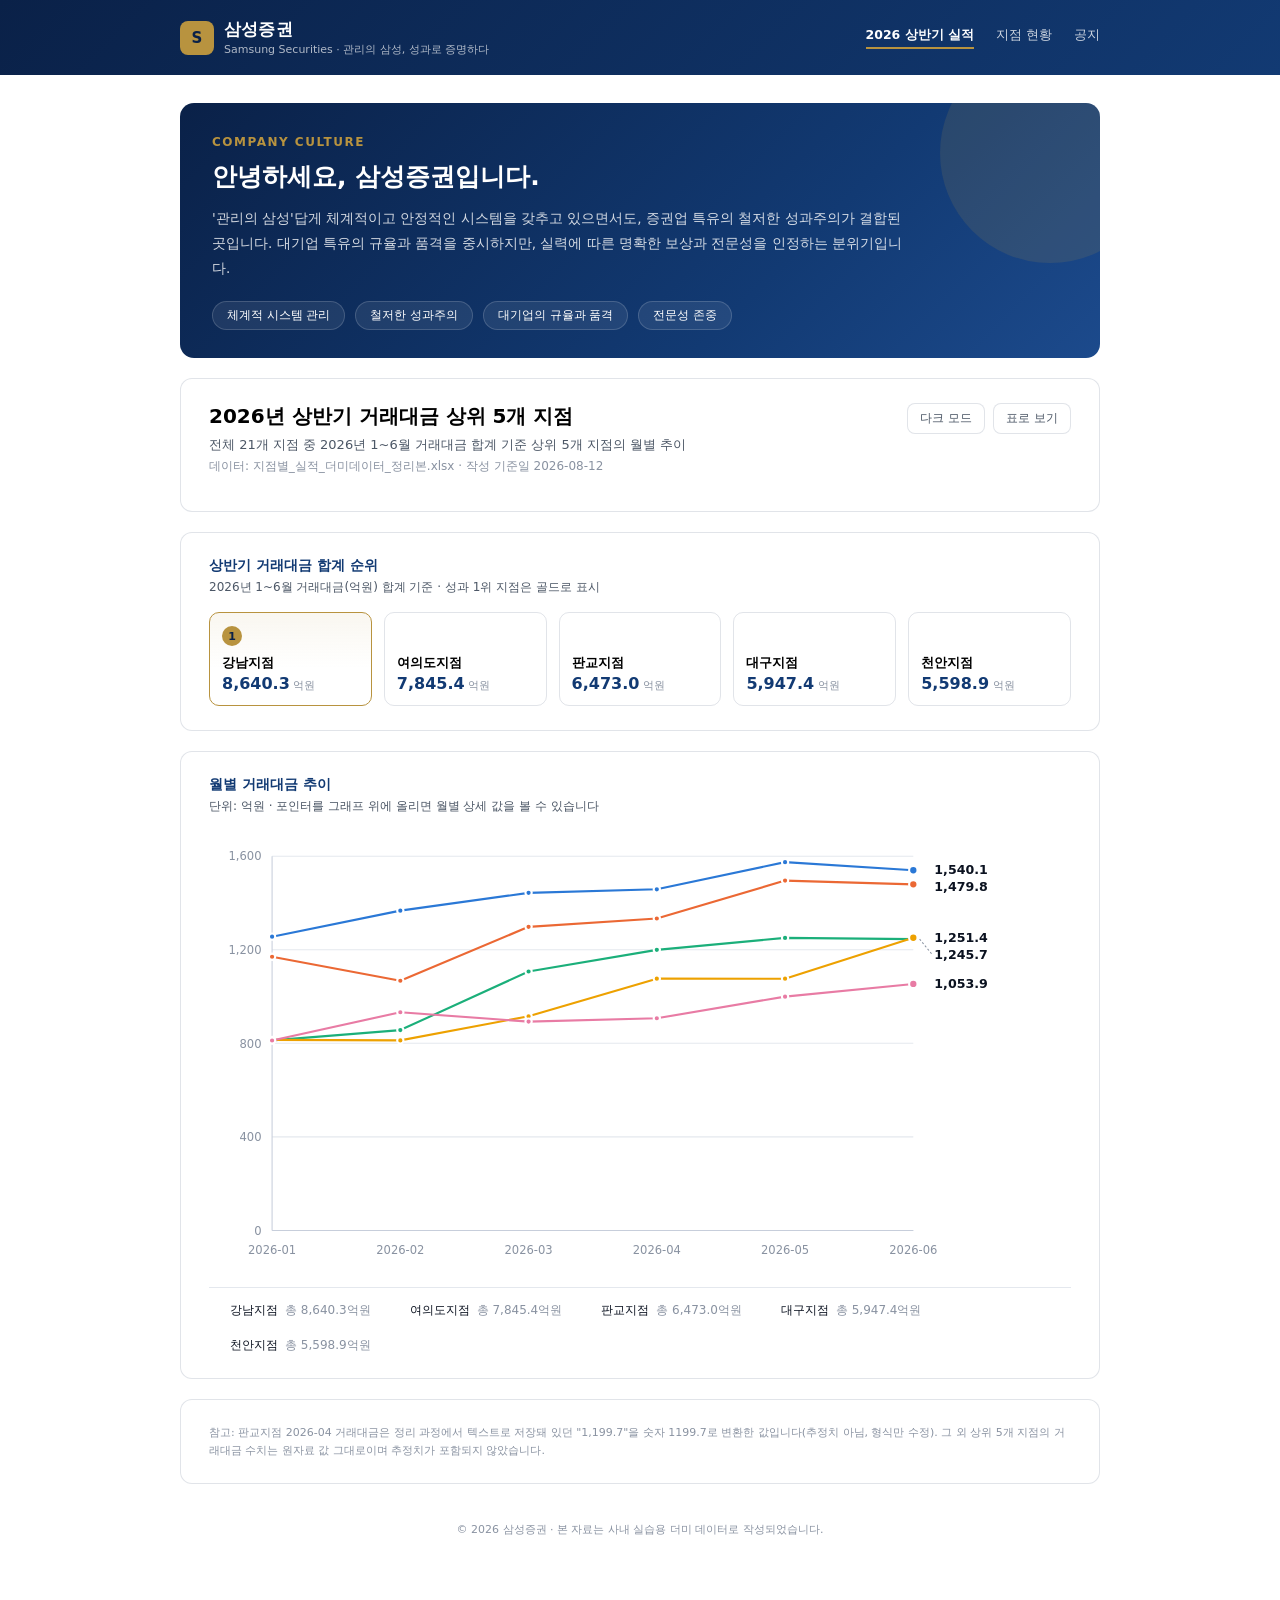
<file: hello.html>
<!DOCTYPE html>
<html lang="ko">
<head>
<meta charset="UTF-8">
<meta name="viewport" content="width=device-width, initial-scale=1">
<title>삼성증권 | 2026년 상반기 지점 실적</title>
<style>
  .viz-root {
    color-scheme: light;
    --brand-navy:     #0a2148;
    --brand-navy-2:   #123a73;
    --brand-gold:     #b8933f;
    --surface-1:      #ffffff;
    --surface-2:      #f4f6f9;
    --page-plane:     #eef1f5;
    --text-primary:   #0b1220;
    --text-secondary: #4c5766;
    --text-muted:     #8992a1;
    --gridline:       #e4e8ee;
    --baseline:       #c7cedb;
    --border:         rgba(10,33,72,0.12);
    --series-1: #2a78d6; /* 강남지점 */
    --series-2: #eb6834; /* 여의도지점 */
    --series-3: #1baf7a; /* 판교지점 */
    --series-4: #eda100; /* 대구지점 */
    --series-5: #e87ba4; /* 천안지점 */
  }
  @media (prefers-color-scheme: dark) {
    :root:where(:not([data-theme="light"])) .viz-root {
      color-scheme: dark;
      --brand-navy:     #08152c;
      --brand-navy-2:   #0f2c57;
      --brand-gold:     #d4af5a;
      --surface-1:      #141a24;
      --surface-2:      #0f141c;
      --page-plane:     #0a0e14;
      --text-primary:   #f3f5f8;
      --text-secondary: #b6bfcc;
      --text-muted:     #7c8595;
      --gridline:       #232b38;
      --baseline:       #333d4d;
      --border:         rgba(255,255,255,0.10);
      --series-1: #4a92e8; --series-2: #e97a44; --series-3: #2bc48c; --series-4: #f0b12e; --series-5: #ea94b8;
    }
  }
  :root[data-theme="dark"] .viz-root {
    color-scheme: dark;
    --brand-navy:     #08152c;
    --brand-navy-2:   #0f2c57;
    --brand-gold:     #d4af5a;
    --surface-1:      #141a24;
    --surface-2:      #0f141c;
    --page-plane:     #0a0e14;
    --text-primary:   #f3f5f8;
    --text-secondary: #b6bfcc;
    --text-muted:     #7c8595;
    --gridline:       #232b38;
    --baseline:       #333d4d;
    --border:         rgba(255,255,255,0.10);
    --series-1: #4a92e8; --series-2: #e97a44; --series-3: #2bc48c; --series-4: #f0b12e; --series-5: #ea94b8;
  }

  * { box-sizing: border-box; }
  body { margin: 0; font-family: "Pretendard", "Malgun Gothic", system-ui, -apple-system, "Segoe UI", sans-serif; background: var(--page-plane); color: var(--text-primary); }

  /* ---------- 상단 브랜드 바 ---------- */
  .brandbar {
    background: linear-gradient(135deg, var(--brand-navy) 0%, var(--brand-navy-2) 100%);
    color: #fff;
  }
  .brandbar-inner { max-width: 960px; margin: 0 auto; padding: 18px 20px; display: flex; align-items: center; justify-content: space-between; gap: 16px; }
  .brand-mark { display: flex; align-items: center; gap: 10px; }
  .brand-logo {
    width: 34px; height: 34px; border-radius: 8px; background: var(--brand-gold);
    display: flex; align-items: center; justify-content: center; font-weight: 800; font-size: 15px; color: var(--brand-navy); flex-shrink: 0;
  }
  .brand-name { font-size: 17px; font-weight: 700; letter-spacing: 0.2px; }
  .brand-tagline { font-size: 11px; color: rgba(255,255,255,0.68); margin-top: 1px; }
  .brand-nav { display: flex; gap: 22px; font-size: 12.5px; color: rgba(255,255,255,0.78); }
  .brand-nav span.active { color: #fff; font-weight: 600; padding-bottom: 3px; border-bottom: 2px solid var(--brand-gold); }

  .page { max-width: 960px; margin: 0 auto; padding: 28px 20px 60px; }

  /* ---------- 히어로 ---------- */
  .hero {
    background: linear-gradient(135deg, var(--brand-navy) 0%, var(--brand-navy-2) 65%, #1c4a8c 100%);
    color: #fff; border-radius: 14px; padding: 32px 32px 28px; margin-bottom: 20px;
    position: relative; overflow: hidden;
  }
  .hero::after {
    content: ""; position: absolute; right: -60px; top: -60px; width: 220px; height: 220px;
    border-radius: 50%; background: rgba(184,147,63,0.14);
  }
  .hero-kicker { font-size: 12px; letter-spacing: 1.5px; color: var(--brand-gold); font-weight: 700; text-transform: uppercase; margin: 0 0 10px; }
  .hero h1 { font-size: 25px; margin: 0 0 12px; line-height: 1.4; font-weight: 700; position: relative; }
  .hero p.desc { font-size: 13.5px; line-height: 1.85; color: rgba(255,255,255,0.82); max-width: 700px; margin: 0; position: relative; }
  .hero .pillars { display: flex; gap: 10px; margin-top: 20px; flex-wrap: wrap; position: relative; }
  .pillar { background: rgba(255,255,255,0.08); border: 1px solid rgba(255,255,255,0.16); border-radius: 999px; padding: 6px 14px; font-size: 11.5px; color: #fff; }

  .card {
    background: var(--surface-1); border: 1px solid var(--border); border-radius: 12px;
    padding: 24px 28px; margin-bottom: 20px;
  }
  header.card { display: flex; justify-content: space-between; align-items: flex-start; gap: 16px; }
  h1 { font-size: 20px; margin: 0 0 6px; }
  .subtitle { color: var(--text-secondary); font-size: 13px; margin: 0; }
  .meta { color: var(--text-muted); font-size: 12px; margin-top: 4px; }
  button.toggle {
    font-family: inherit; font-size: 12px; padding: 6px 12px;
    border-radius: 8px; border: 1px solid var(--border);
    background: var(--surface-1); color: var(--text-secondary); cursor: pointer;
  }
  button.toggle:hover { color: var(--brand-navy-2); border-color: var(--brand-navy-2); }
  .toolbar { display: flex; gap: 8px; flex-shrink: 0; }

  .rank-grid { display: grid; grid-template-columns: repeat(5, 1fr); gap: 12px; }
  .rank-item { border: 1px solid var(--border); border-radius: 10px; padding: 12px; position: relative; }
  .rank-item.is-first { border-color: var(--brand-gold); background: linear-gradient(180deg, rgba(184,147,63,0.08), transparent 60%); }
  .rank-badge {
    display: inline-flex; align-items: center; justify-content: center;
    width: 20px; height: 20px; border-radius: 50%; font-size: 11px;
    font-weight: 700; color: #fff; margin-bottom: 8px;
  }
  .rank-item.is-first .rank-badge { background: var(--brand-gold) !important; color: var(--brand-navy); }
  .rank-name { font-size: 13px; font-weight: 600; margin: 0 0 2px; }
  .rank-value { font-size: 16px; font-weight: 700; font-variant-numeric: tabular-nums; margin: 0; color: var(--brand-navy-2); }
  :root[data-theme="dark"] .rank-value { color: #fff; }
  .rank-unit { font-size: 11px; color: var(--text-muted); font-weight: 500; }

  h2.section-title { font-size: 14px; margin: 0 0 4px; color: var(--brand-navy-2); }
  :root[data-theme="dark"] h2.section-title { color: #fff; }
  .section-sub { font-size: 12px; color: var(--text-secondary); margin: 0 0 16px; }

  svg { display: block; width: 100%; height: auto; overflow: visible; }
  .gridline { stroke: var(--gridline); stroke-width: 1; }
  .baseline { stroke: var(--baseline); stroke-width: 1; }
  .axis-label { fill: var(--text-muted); font-size: 11px; font-variant-numeric: tabular-nums; }
  .line-mark { fill: none; stroke-width: 2; stroke-linecap: round; stroke-linejoin: round; }
  .end-marker { stroke: var(--surface-1); stroke-width: 2; }
  .leader { stroke: var(--text-muted); stroke-width: 1; stroke-dasharray: 2 2; }
  .value-label { font-size: 12px; font-weight: 600; fill: var(--text-primary); font-variant-numeric: tabular-nums; }

  .s1 { color: var(--series-1); } .s1-fill { fill: var(--series-1); } .s1-stroke { stroke: var(--series-1); }
  .s2 { color: var(--series-2); } .s2-fill { fill: var(--series-2); } .s2-stroke { stroke: var(--series-2); }
  .s3 { color: var(--series-3); } .s3-fill { fill: var(--series-3); } .s3-stroke { stroke: var(--series-3); }
  .s4 { color: var(--series-4); } .s4-fill { fill: var(--series-4); } .s4-stroke { stroke: var(--series-4); }
  .s5 { color: var(--series-5); } .s5-fill { fill: var(--series-5); } .s5-stroke { stroke: var(--series-5); }

  .legend { display: flex; flex-wrap: wrap; gap: 18px; margin-top: 14px; padding-top: 14px; border-top: 1px solid var(--gridline); }
  .legend-item { display: flex; align-items: center; gap: 7px; font-size: 12px; color: var(--text-secondary); }
  .legend-key { width: 14px; height: 2px; border-radius: 1px; flex-shrink: 0; }
  .legend-name { color: var(--text-primary); font-weight: 500; }
  .legend-total { color: var(--text-muted); font-variant-numeric: tabular-nums; }

  .chart-wrap { position: relative; }
  .hit-layer { fill: transparent; cursor: crosshair; }
  .crosshair { stroke: var(--baseline); stroke-width: 1; pointer-events: none; opacity: 0; }
  .hover-dot { pointer-events: none; opacity: 0; }
  .tooltip {
    position: absolute; pointer-events: none; opacity: 0; transition: opacity 0.08s;
    background: var(--surface-1); border: 1px solid var(--border); border-radius: 8px;
    padding: 10px 12px; font-size: 12px; box-shadow: 0 4px 16px rgba(10,33,72,0.16);
    min-width: 150px; z-index: 5;
  }
  .tooltip-month { color: var(--text-muted); font-size: 11px; margin-bottom: 6px; }
  .tooltip-row { display: flex; align-items: center; gap: 6px; justify-content: space-between; padding: 2px 0; }
  .tooltip-key { display: flex; align-items: center; gap: 6px; color: var(--text-secondary); }
  .tooltip-stroke { width: 10px; height: 2px; border-radius: 1px; flex-shrink: 0; }
  .tooltip-value { font-weight: 600; color: var(--text-primary); font-variant-numeric: tabular-nums; }

  table.data-table { width: 100%; border-collapse: collapse; font-size: 12px; margin-top: 8px; }
  table.data-table th, table.data-table td { padding: 8px 10px; text-align: right; border-bottom: 1px solid var(--gridline); font-variant-numeric: tabular-nums; }
  table.data-table th:first-child, table.data-table td:first-child { text-align: left; font-variant-numeric: initial; }
  table.data-table th { color: var(--text-muted); font-weight: 500; font-size: 11px; }
  table.data-table td.name-cell { display: flex; align-items: center; gap: 7px; font-weight: 500; color: var(--text-primary); }
  table.data-table tfoot td { font-weight: 600; color: var(--text-primary); border-bottom: none; border-top: 1px solid var(--baseline); }
  .table-swatch { width: 10px; height: 10px; border-radius: 50%; flex-shrink: 0; }
  .hidden { display: none; }

  footer.note { font-size: 11px; color: var(--text-muted); line-height: 1.6; }
  .footer-bar { text-align: center; font-size: 11px; color: var(--text-muted); padding: 18px 0 0; }
</style>
</head>
<body>

<div class="brandbar viz-root">
  <div class="brandbar-inner">
    <div class="brand-mark">
      <div class="brand-logo">S</div>
      <div>
        <div class="brand-name">삼성증권</div>
        <div class="brand-tagline">Samsung Securities · 관리의 삼성, 성과로 증명하다</div>
      </div>
    </div>
    <nav class="brand-nav">
      <span class="active">2026 상반기 실적</span>
      <span>지점 현황</span>
      <span>공지</span>
    </nav>
  </div>
</div>

<div class="viz-root page">

  <section class="hero">
    <p class="hero-kicker">Company Culture</p>
    <h1>안녕하세요, 삼성증권입니다.</h1>
    <p class="desc">
      '관리의 삼성'답게 체계적이고 안정적인 시스템을 갖추고 있으면서도, 증권업 특유의 철저한 성과주의가
      결합된 곳입니다. 대기업 특유의 규율과 품격을 중시하지만, 실력에 따른 명확한 보상과 전문성을
      인정하는 분위기입니다.
    </p>
    <div class="pillars">
      <span class="pillar">체계적 시스템 관리</span>
      <span class="pillar">철저한 성과주의</span>
      <span class="pillar">대기업의 규율과 품격</span>
      <span class="pillar">전문성 존중</span>
    </div>
  </section>

  <header class="card">
    <div>
      <h1>2026년 상반기 거래대금 상위 5개 지점</h1>
      <p class="subtitle">전체 21개 지점 중 2026년 1~6월 거래대금 합계 기준 상위 5개 지점의 월별 추이</p>
      <p class="meta">데이터: 지점별_실적_더미데이터_정리본.xlsx · 작성 기준일 2026-08-12</p>
    </div>
    <div class="toolbar">
      <button class="toggle" id="theme-toggle">다크 모드</button>
      <button class="toggle" id="table-toggle">표로 보기</button>
    </div>
  </header>

  <section class="card">
    <h2 class="section-title">상반기 거래대금 합계 순위</h2>
    <p class="section-sub">2026년 1~6월 거래대금(억원) 합계 기준 · 성과 1위 지점은 골드로 표시</p>
    <div class="rank-grid" id="rank-grid"></div>
  </section>

  <section class="card">
    <h2 class="section-title">월별 거래대금 추이</h2>
    <p class="section-sub">단위: 억원 · 포인터를 그래프 위에 올리면 월별 상세 값을 볼 수 있습니다</p>
    <div class="chart-wrap" id="chart-wrap">
      <svg id="chart" viewBox="0 0 820 420" preserveAspectRatio="xMidYMid meet"></svg>
      <div class="tooltip" id="tooltip"></div>
    </div>
    <div class="legend" id="legend"></div>
  </section>

  <section class="card hidden" id="table-section">
    <h2 class="section-title">월별 원자료</h2>
    <p class="section-sub">단위: 억원</p>
    <table class="data-table" id="data-table"></table>
  </section>

  <footer class="note card">
    참고: 판교지점 2026-04 거래대금은 정리 과정에서 텍스트로 저장돼 있던 "1,199.7"을 숫자 1199.7로 변환한 값입니다(추정치 아님, 형식만 수정). 그 외 상위 5개 지점의 거래대금 수치는 원자료 값 그대로이며 추정치가 포함되지 않았습니다.
  </footer>

  <p class="footer-bar">© 2026 삼성증권 · 본 자료는 사내 실습용 더미 데이터로 작성되었습니다.</p>

</div>

<script>
(function () {
  var months = ["1월","2월","3월","4월","5월","6월"];
  var series = [
    { key:"s1", name:"강남지점",  values:[1256.1,1367.3,1443.4,1458.7,1574.7,1540.1], total:8640.3 },
    { key:"s2", name:"여의도지점", values:[1170.3,1067.7,1298.1,1333.7,1495.8,1479.8], total:7845.4 },
    { key:"s3", name:"판교지점",  values:[812.8,856.7,1107.2,1199.7,1250.9,1245.7],  total:6473.0 },
    { key:"s4", name:"대구지점",  values:[814.8,812.6,915.7,1076.6,1076.3,1251.4],   total:5947.4 },
    { key:"s5", name:"천안지점",  values:[812.2,933,892.9,907.2,999.7,1053.9],       total:5598.9 }
  ];

  // ---------- 순위 카드 ----------
  var rankGrid = document.getElementById("rank-grid");
  series.forEach(function (s, i) {
    var item = document.createElement("div");
    item.className = "rank-item" + (i === 0 ? " is-first" : "");
    var badge = document.createElement("div");
    badge.className = "rank-badge " + s.key + "-fill";
    badge.textContent = String(i + 1);
    var name = document.createElement("p");
    name.className = "rank-name";
    name.textContent = s.name;
    var val = document.createElement("p");
    val.className = "rank-value";
    val.textContent = s.total.toLocaleString("ko-KR", {minimumFractionDigits:1, maximumFractionDigits:1});
    var unit = document.createElement("span");
    unit.className = "rank-unit";
    unit.textContent = " 억원";
    val.appendChild(unit);
    item.appendChild(badge); item.appendChild(name); item.appendChild(val);
    rankGrid.appendChild(item);
  });

  // ---------- 차트 좌표 ----------
  var W = 820, H = 420, ML = 60, MR = 150, MT = 24, MB = 40;
  var plotW = W - ML - MR, plotH = H - MT - MB;
  var yMax = 1600, yTicks = [0, 400, 800, 1200, 1600];
  function xPos(i) { return ML + (i / (months.length - 1)) * plotW; }
  function yPos(v) { return MT + plotH - (v / yMax) * plotH; }

  var svg = document.getElementById("chart");
  var NS = "http://www.w3.org/2000/svg";
  function el(tag, attrs) {
    var e = document.createElementNS(NS, tag);
    for (var k in attrs) e.setAttribute(k, attrs[k]);
    return e;
  }

  // 그리드라인 + y축 라벨
  yTicks.forEach(function (t) {
    var y = yPos(t);
    svg.appendChild(el("line", { x1: ML, x2: ML + plotW, y1: y, y2: y, class: "gridline" }));
    var label = el("text", { x: ML - 10, y: y + 4, class: "axis-label", "text-anchor": "end" });
    label.textContent = t.toLocaleString("ko-KR");
    svg.appendChild(label);
  });
  svg.appendChild(el("line", { x1: ML, x2: ML, y1: MT, y2: MT + plotH, class: "baseline" }));
  svg.appendChild(el("line", { x1: ML, x2: ML + plotW, y1: MT + plotH, y2: MT + plotH, class: "baseline" }));

  // x축 라벨
  months.forEach(function (m, i) {
    var label = el("text", { x: xPos(i), y: MT + plotH + 22, class: "axis-label", "text-anchor": "middle" });
    label.textContent = "2026-" + String(i + 1).padStart(2, "0");
    svg.appendChild(label);
  });

  // 선 + 데이터 포인트
  series.forEach(function (s) {
    var d = s.values.map(function (v, i) { return (i === 0 ? "M" : "L") + xPos(i) + "," + yPos(v); }).join(" ");
    svg.appendChild(el("path", { d: d, class: "line-mark " + s.key + "-stroke" }));
    s.values.forEach(function (v, i) {
      svg.appendChild(el("circle", { cx: xPos(i), cy: yPos(v), r: i === s.values.length - 1 ? 4 : 3, class: s.key + "-fill end-marker" }));
    });
  });

  // 끝점 라벨(값) - 충돌 방지: 최소 16px 간격 확보 후 필요한 경우 리더선
  var endX = xPos(months.length - 1);
  var ends = series.map(function (s) {
    var v = s.values[s.values.length - 1];
    return { key: s.key, v: v, y: yPos(v) };
  }).sort(function (a, b) { return a.y - b.y; });

  var minGap = 16;
  for (var i = 1; i < ends.length; i++) {
    if (ends[i].y - ends[i - 1].y < minGap) ends[i].y = ends[i - 1].y + minGap;
  }

  ends.forEach(function (e) {
    var actualY = yPos(e.v);
    if (Math.abs(e.y - actualY) > 4) {
      svg.appendChild(el("line", { x1: endX + 6, x2: endX + 18, y1: actualY, y2: e.y, class: "leader" }));
    }
    var t = el("text", { x: endX + 20, y: e.y + 4, class: "value-label" });
    t.textContent = e.v.toLocaleString("ko-KR", { minimumFractionDigits: 1, maximumFractionDigits: 1 });
    svg.appendChild(t);
  });

  // ---------- 호버 크로스헤어 + 툴팁 ----------
  var crosshair = el("line", { class: "crosshair", y1: MT, y2: MT + plotH });
  svg.appendChild(crosshair);
  var hoverDots = series.map(function (s) {
    var c = el("circle", { r: 5, class: "hover-dot " + s.key + "-fill end-marker" });
    svg.appendChild(c);
    return c;
  });
  var hit = el("rect", { x: ML, y: MT, width: plotW, height: plotH, class: "hit-layer" });
  svg.appendChild(hit);

  var tooltip = document.getElementById("tooltip");
  var wrap = document.getElementById("chart-wrap");

  function showAt(i, clientX, clientY) {
    var x = xPos(i);
    crosshair.setAttribute("x1", x); crosshair.setAttribute("x2", x);
    crosshair.style.opacity = 1;
    hoverDots.forEach(function (dot, idx) {
      dot.setAttribute("cx", x);
      dot.setAttribute("cy", yPos(series[idx].values[i]));
      dot.style.opacity = 1;
    });

    tooltip.innerHTML = "";
    var monthLabel = document.createElement("div");
    monthLabel.className = "tooltip-month";
    monthLabel.textContent = "2026-" + String(i + 1).padStart(2, "0");
    tooltip.appendChild(monthLabel);

    series.slice().sort(function (a, b) { return b.values[i] - a.values[i]; }).forEach(function (s) {
      var row = document.createElement("div");
      row.className = "tooltip-row";
      var keyWrap = document.createElement("div");
      keyWrap.className = "tooltip-key";
      var stroke = document.createElement("span");
      stroke.className = "tooltip-stroke " + s.key + "-fill";
      var nameSpan = document.createElement("span");
      nameSpan.textContent = s.name;
      keyWrap.appendChild(stroke); keyWrap.appendChild(nameSpan);
      var valSpan = document.createElement("span");
      valSpan.className = "tooltip-value";
      valSpan.textContent = s.values[i].toLocaleString("ko-KR", { minimumFractionDigits: 1, maximumFractionDigits: 1 });
      row.appendChild(keyWrap); row.appendChild(valSpan);
      tooltip.appendChild(row);
    });

    var wrapRect = wrap.getBoundingClientRect();
    var left = clientX - wrapRect.left + 14;
    var top = clientY - wrapRect.top - 20;
    if (left + 170 > wrapRect.width) left = clientX - wrapRect.left - 184;
    tooltip.style.left = left + "px";
    tooltip.style.top = top + "px";
    tooltip.style.opacity = 1;
  }

  function hideTooltip() {
    crosshair.style.opacity = 0;
    hoverDots.forEach(function (d) { d.style.opacity = 0; });
    tooltip.style.opacity = 0;
  }

  function handleMove(evt) {
    var svgRect = svg.getBoundingClientRect();
    var scale = W / svgRect.width;
    var localX = (evt.clientX - svgRect.left) * scale;
    var i = Math.round(((localX - ML) / plotW) * (months.length - 1));
    i = Math.max(0, Math.min(months.length - 1, i));
    showAt(i, evt.clientX, evt.clientY);
  }

  hit.addEventListener("pointermove", handleMove);
  hit.addEventListener("pointerleave", hideTooltip);

  // ---------- 범례 ----------
  var legend = document.getElementById("legend");
  series.forEach(function (s) {
    var item = document.createElement("div");
    item.className = "legend-item";
    var key = document.createElement("span");
    key.className = "legend-key " + s.key + "-fill";
    var name = document.createElement("span");
    name.className = "legend-name";
    name.textContent = s.name;
    var total = document.createElement("span");
    total.className = "legend-total";
    total.textContent = "총 " + s.total.toLocaleString("ko-KR", { minimumFractionDigits: 1, maximumFractionDigits: 1 }) + "억원";
    item.appendChild(key); item.appendChild(name); item.appendChild(total);
    legend.appendChild(item);
  });

  // ---------- 표 뷰 ----------
  var table = document.getElementById("data-table");
  var thead = document.createElement("thead");
  var headRow = document.createElement("tr");
  ["지점명"].concat(months.map(function (m, i) { return "2026-" + String(i + 1).padStart(2, "0"); })).concat(["상반기 합계"]).forEach(function (h) {
    var th = document.createElement("th");
    th.textContent = h;
    headRow.appendChild(th);
  });
  thead.appendChild(headRow);
  table.appendChild(thead);

  var tbody = document.createElement("tbody");
  series.forEach(function (s) {
    var tr = document.createElement("tr");
    var nameTd = document.createElement("td");
    nameTd.className = "name-cell";
    var sw = document.createElement("span");
    sw.className = "table-swatch " + s.key + "-fill";
    var nameSpan = document.createElement("span");
    nameSpan.textContent = s.name;
    nameTd.appendChild(sw); nameTd.appendChild(nameSpan);
    tr.appendChild(nameTd);
    s.values.forEach(function (v) {
      var td = document.createElement("td");
      td.textContent = v.toLocaleString("ko-KR", { minimumFractionDigits: 1, maximumFractionDigits: 1 });
      tr.appendChild(td);
    });
    var totalTd = document.createElement("td");
    totalTd.textContent = s.total.toLocaleString("ko-KR", { minimumFractionDigits: 1, maximumFractionDigits: 1 });
    tr.appendChild(totalTd);
    tbody.appendChild(tr);
  });
  table.appendChild(tbody);

  // ---------- 토글 버튼 ----------
  document.getElementById("table-toggle").addEventListener("click", function () {
    var section = document.getElementById("table-section");
    var isHidden = section.classList.contains("hidden");
    section.classList.toggle("hidden");
    this.textContent = isHidden ? "차트로 보기" : "표로 보기";
  });

  document.getElementById("theme-toggle").addEventListener("click", function () {
    var root = document.documentElement;
    var current = root.getAttribute("data-theme");
    var next = current === "dark" ? "light" : "dark";
    root.setAttribute("data-theme", next);
    this.textContent = next === "dark" ? "라이트 모드" : "다크 모드";
  });
})();
</script>
</body>
</html>
</file>
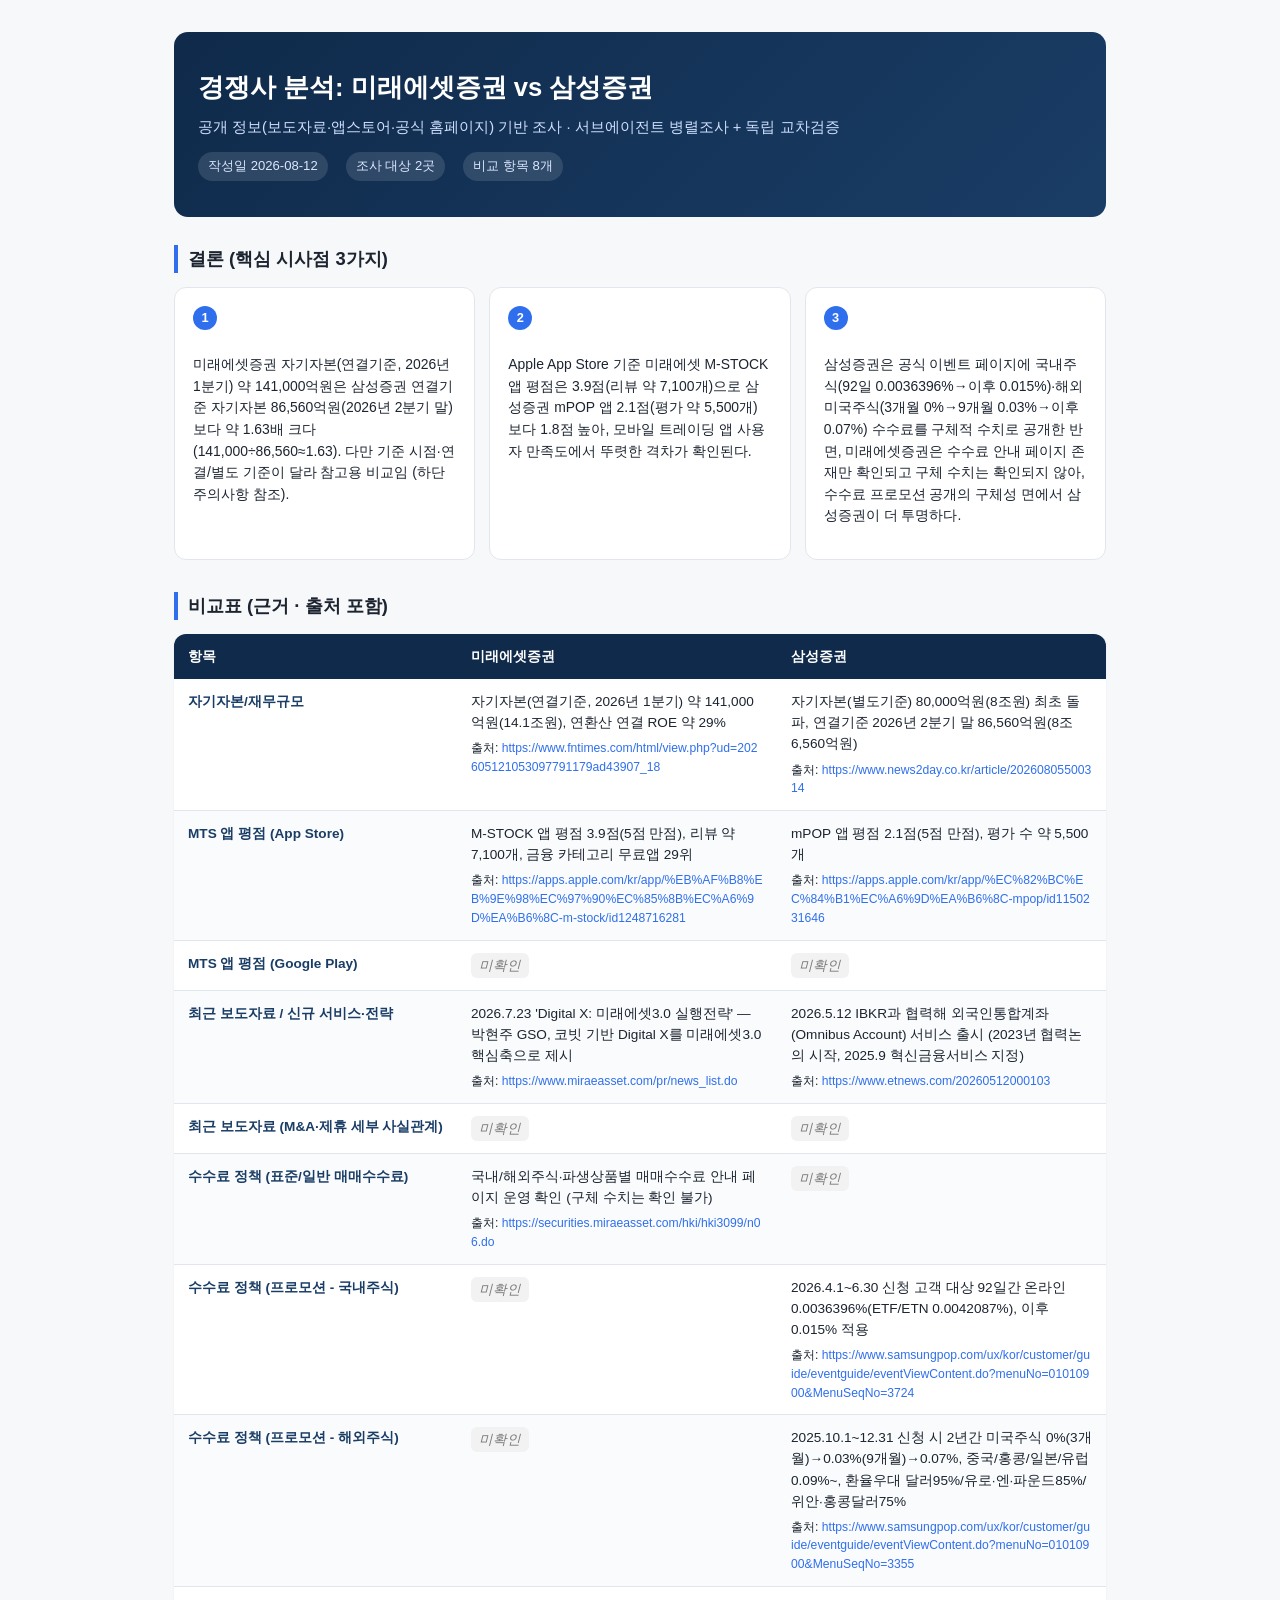
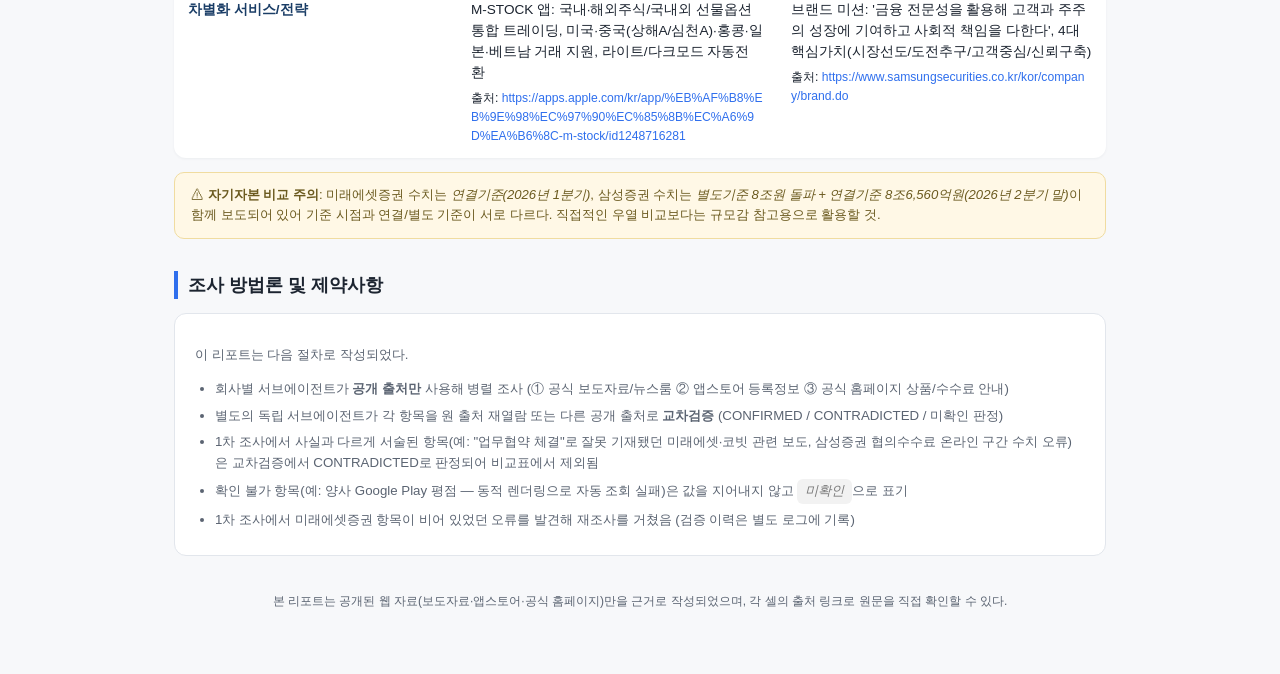
<file: report.html>
<!DOCTYPE html>
<html lang="ko">
<head>
<meta charset="UTF-8">
<meta name="viewport" content="width=device-width, initial-scale=1.0">
<title>경쟁사 분석: 미래에셋증권 vs 삼성증권</title>
<style>
  :root{
    --navy:#0f2a4a;
    --navy-2:#1a3d66;
    --accent:#2f6fed;
    --confirmed-bg:#e8f3ec;
    --confirmed-fg:#1e7a46;
    --unknown-bg:#f2f2f2;
    --unknown-fg:#7a7a7a;
    --border:#e2e6ec;
    --bg:#f7f8fa;
    --card:#ffffff;
    --text:#1c2430;
    --muted:#5b6472;
  }
  *{box-sizing:border-box;}
  body{
    margin:0;
    font-family:"Segoe UI","Malgun Gothic","Apple SD Gothic Neo",sans-serif;
    background:var(--bg);
    color:var(--text);
    line-height:1.55;
  }
  .wrap{max-width:980px;margin:0 auto;padding:32px 24px 64px;}
  header{
    background:linear-gradient(135deg,var(--navy),var(--navy-2));
    color:#fff;
    padding:36px 24px;
    border-radius:14px;
    margin-bottom:28px;
  }
  header h1{margin:0 0 8px;font-size:1.6rem;}
  header p{margin:0;color:#cfe0ff;font-size:0.92rem;}
  .meta-row{display:flex;gap:18px;flex-wrap:wrap;margin-top:14px;font-size:0.82rem;color:#dbe7ff;}
  .meta-row span{background:rgba(255,255,255,0.12);padding:4px 10px;border-radius:20px;}

  section{margin-bottom:32px;}
  h2{font-size:1.15rem;border-left:4px solid var(--accent);padding-left:10px;margin-bottom:14px;}
  .conclusion-box{
    background:var(--card);
    border:1px solid var(--border);
    border-radius:12px;
    padding:20px 22px;
    box-shadow:0 1px 3px rgba(20,30,50,0.05);
  }
  .conclusion-box p{margin:0 0 10px;font-size:0.98rem;}
  .conclusion-box p:last-child{margin-bottom:0;}

  .insight-grid{display:grid;grid-template-columns:repeat(3,1fr);gap:14px;}
  .insight-card{
    background:var(--card);
    border:1px solid var(--border);
    border-radius:12px;
    padding:18px;
    font-size:0.87rem;
    position:relative;
  }
  .insight-card .num{
    display:inline-flex;align-items:center;justify-content:center;
    width:24px;height:24px;border-radius:50%;
    background:var(--accent);color:#fff;font-weight:700;font-size:0.8rem;
    margin-bottom:10px;
  }

  table{width:100%;border-collapse:collapse;background:var(--card);border-radius:12px;overflow:hidden;box-shadow:0 1px 3px rgba(20,30,50,0.05);}
  thead th{
    background:var(--navy);
    color:#fff;
    text-align:left;
    padding:12px 14px;
    font-size:0.85rem;
    font-weight:600;
  }
  tbody td{
    padding:12px 14px;
    border-bottom:1px solid var(--border);
    font-size:0.85rem;
    vertical-align:top;
  }
  tbody tr:last-child td{border-bottom:none;}
  tbody tr:nth-child(even){background:#fafbfc;}
  td.category{font-weight:600;color:var(--navy-2);white-space:nowrap;}
  .val-unknown{color:var(--unknown-fg);font-style:italic;background:var(--unknown-bg);padding:2px 8px;border-radius:6px;display:inline-block;}
  .src{display:block;margin-top:6px;font-size:0.76rem;}
  .src a{color:var(--accent);text-decoration:none;word-break:break-all;}
  .src a:hover{text-decoration:underline;}

  .caveat{
    margin-top:14px;
    background:#fff8e6;
    border:1px solid #f0dca0;
    border-radius:10px;
    padding:12px 16px;
    font-size:0.82rem;
    color:#6b5a1f;
  }

  .methodology{
    background:var(--card);
    border:1px solid var(--border);
    border-radius:12px;
    padding:18px 20px;
    font-size:0.83rem;
    color:var(--muted);
  }
  .methodology ul{margin:8px 0 0;padding-left:20px;}
  .methodology li{margin-bottom:6px;}

  footer{text-align:center;font-size:0.75rem;color:var(--muted);margin-top:36px;}

  @media (max-width:720px){
    .insight-grid{grid-template-columns:1fr;}
    table, thead, tbody, th, td, tr{display:block;}
    thead{display:none;}
    tbody tr{margin-bottom:14px;border:1px solid var(--border);border-radius:10px;padding:8px 0;}
    td.category{border-bottom:1px dashed var(--border);margin-bottom:6px;}
  }
</style>
</head>
<body>
<div class="wrap">

  <header>
    <h1>경쟁사 분석: 미래에셋증권 vs 삼성증권</h1>
    <p>공개 정보(보도자료·앱스토어·공식 홈페이지) 기반 조사 · 서브에이전트 병렬조사 + 독립 교차검증</p>
    <div class="meta-row">
      <span>작성일 2026-08-12</span>
      <span>조사 대상 2곳</span>
      <span>비교 항목 8개</span>
    </div>
  </header>

  <section>
    <h2>결론 (핵심 시사점 3가지)</h2>
    <div class="insight-grid">
      <div class="insight-card">
        <div class="num">1</div>
        <p>미래에셋증권 자기자본(연결기준, 2026년 1분기) 약 141,000억원은 삼성증권 연결기준 자기자본 86,560억원(2026년 2분기 말)보다 약 1.63배 크다(141,000÷86,560≈1.63). 다만 기준 시점·연결/별도 기준이 달라 참고용 비교임 (하단 주의사항 참조).</p>
      </div>
      <div class="insight-card">
        <div class="num">2</div>
        <p>Apple App Store 기준 미래에셋 M-STOCK 앱 평점은 3.9점(리뷰 약 7,100개)으로 삼성증권 mPOP 앱 2.1점(평가 약 5,500개)보다 1.8점 높아, 모바일 트레이딩 앱 사용자 만족도에서 뚜렷한 격차가 확인된다.</p>
      </div>
      <div class="insight-card">
        <div class="num">3</div>
        <p>삼성증권은 공식 이벤트 페이지에 국내주식(92일 0.0036396%→이후 0.015%)·해외 미국주식(3개월 0%→9개월 0.03%→이후 0.07%) 수수료를 구체적 수치로 공개한 반면, 미래에셋증권은 수수료 안내 페이지 존재만 확인되고 구체 수치는 확인되지 않아, 수수료 프로모션 공개의 구체성 면에서 삼성증권이 더 투명하다.</p>
      </div>
    </div>
  </section>

  <section>
    <h2>비교표 (근거 · 출처 포함)</h2>
    <table>
      <thead>
        <tr>
          <th style="width:18%">항목</th>
          <th style="width:41%">미래에셋증권</th>
          <th style="width:41%">삼성증권</th>
        </tr>
      </thead>
      <tbody id="table-body"></tbody>
    </table>
    <div class="caveat">
      ⚠ <strong>자기자본 비교 주의</strong>: 미래에셋증권 수치는 <em>연결기준(2026년 1분기)</em>, 삼성증권 수치는 <em>별도기준 8조원 돌파 + 연결기준 8조6,560억원(2026년 2분기 말)</em>이 함께 보도되어 있어 기준 시점과 연결/별도 기준이 서로 다르다. 직접적인 우열 비교보다는 규모감 참고용으로 활용할 것.
    </div>
  </section>

  <section>
    <h2>조사 방법론 및 제약사항</h2>
    <div class="methodology">
      <p>이 리포트는 다음 절차로 작성되었다.</p>
      <ul>
        <li>회사별 서브에이전트가 <strong>공개 출처만</strong> 사용해 병렬 조사 (① 공식 보도자료/뉴스룸 ② 앱스토어 등록정보 ③ 공식 홈페이지 상품/수수료 안내)</li>
        <li>별도의 독립 서브에이전트가 각 항목을 원 출처 재열람 또는 다른 공개 출처로 <strong>교차검증</strong> (CONFIRMED / CONTRADICTED / 미확인 판정)</li>
        <li>1차 조사에서 사실과 다르게 서술된 항목(예: "업무협약 체결"로 잘못 기재됐던 미래에셋·코빗 관련 보도, 삼성증권 협의수수료 온라인 구간 수치 오류)은 교차검증에서 CONTRADICTED로 판정되어 비교표에서 제외됨</li>
        <li>확인 불가 항목(예: 양사 Google Play 평점 — 동적 렌더링으로 자동 조회 실패)은 값을 지어내지 않고 <span class="val-unknown">미확인</span>으로 표기</li>
        <li>1차 조사에서 미래에셋증권 항목이 비어 있었던 오류를 발견해 재조사를 거쳤음 (검증 이력은 별도 로그에 기록)</li>
      </ul>
    </div>
  </section>

  <footer>본 리포트는 공개된 웹 자료(보도자료·앱스토어·공식 홈페이지)만을 근거로 작성되었으며, 각 셀의 출처 링크로 원문을 직접 확인할 수 있다.</footer>
</div>

<script>
const rows = [
  {category:"자기자본/재무규모",
   a:{value:"자기자본(연결기준, 2026년 1분기) 약 141,000억원(14.1조원), 연환산 연결 ROE 약 29%", source:"https://www.fntimes.com/html/view.php?ud=202605121053097791179ad43907_18"},
   b:{value:"자기자본(별도기준) 80,000억원(8조원) 최초 돌파, 연결기준 2026년 2분기 말 86,560억원(8조6,560억원)", source:"https://www.news2day.co.kr/article/20260805500314"}},
  {category:"MTS 앱 평점 (App Store)",
   a:{value:"M-STOCK 앱 평점 3.9점(5점 만점), 리뷰 약 7,100개, 금융 카테고리 무료앱 29위", source:"https://apps.apple.com/kr/app/%EB%AF%B8%EB%9E%98%EC%97%90%EC%85%8B%EC%A6%9D%EA%B6%8C-m-stock/id1248716281"},
   b:{value:"mPOP 앱 평점 2.1점(5점 만점), 평가 수 약 5,500개", source:"https://apps.apple.com/kr/app/%EC%82%BC%EC%84%B1%EC%A6%9D%EA%B6%8C-mpop/id1150231646"}},
  {category:"MTS 앱 평점 (Google Play)",
   a:{value:"미확인", source:""},
   b:{value:"미확인", source:""}},
  {category:"최근 보도자료 / 신규 서비스·전략",
   a:{value:"2026.7.23 'Digital X: 미래에셋3.0 실행전략' — 박현주 GSO, 코빗 기반 Digital X를 미래에셋3.0 핵심축으로 제시", source:"https://www.miraeasset.com/pr/news_list.do"},
   b:{value:"2026.5.12 IBKR과 협력해 외국인통합계좌(Omnibus Account) 서비스 출시 (2023년 협력논의 시작, 2025.9 혁신금융서비스 지정)", source:"https://www.etnews.com/20260512000103"}},
  {category:"최근 보도자료 (M&A·제휴 세부 사실관계)",
   a:{value:"미확인", source:""},
   b:{value:"미확인", source:""}},
  {category:"수수료 정책 (표준/일반 매매수수료)",
   a:{value:"국내/해외주식·파생상품별 매매수수료 안내 페이지 운영 확인 (구체 수치는 확인 불가)", source:"https://securities.miraeasset.com/hki/hki3099/n06.do"},
   b:{value:"미확인", source:""}},
  {category:"수수료 정책 (프로모션 - 국내주식)",
   a:{value:"미확인", source:""},
   b:{value:"2026.4.1~6.30 신청 고객 대상 92일간 온라인 0.0036396%(ETF/ETN 0.0042087%), 이후 0.015% 적용", source:"https://www.samsungpop.com/ux/kor/customer/guide/eventguide/eventViewContent.do?menuNo=01010900&MenuSeqNo=3724"}},
  {category:"수수료 정책 (프로모션 - 해외주식)",
   a:{value:"미확인", source:""},
   b:{value:"2025.10.1~12.31 신청 시 2년간 미국주식 0%(3개월)→0.03%(9개월)→0.07%, 중국/홍콩/일본/유럽 0.09%~, 환율우대 달러95%/유로·엔·파운드85%/위안·홍콩달러75%", source:"https://www.samsungpop.com/ux/kor/customer/guide/eventguide/eventViewContent.do?menuNo=01010900&MenuSeqNo=3355"}},
  {category:"차별화 서비스/전략",
   a:{value:"M-STOCK 앱: 국내·해외주식/국내외 선물옵션 통합 트레이딩, 미국·중국(상해A/심천A)·홍콩·일본·베트남 거래 지원, 라이트/다크모드 자동전환", source:"https://apps.apple.com/kr/app/%EB%AF%B8%EB%9E%98%EC%97%90%EC%85%8B%EC%A6%9D%EA%B6%8C-m-stock/id1248716281"},
   b:{value:"브랜드 미션: '금융 전문성을 활용해 고객과 주주의 성장에 기여하고 사회적 책임을 다한다', 4대 핵심가치(시장선도/도전추구/고객중심/신뢰구축)", source:"https://www.samsungsecurities.co.kr/kor/company/brand.do"}}
];

function escapeHtml(str){
  return str
    .replace(/&/g, "&amp;")
    .replace(/</g, "&lt;")
    .replace(/>/g, "&gt;")
    .replace(/"/g, "&quot;");
}

function cell(entry){
  if(entry.value === "미확인"){
    return '<span class="val-unknown">미확인</span>';
  }
  const safeUrl = escapeHtml(entry.source);
  const src = entry.source
    ? `<span class="src">출처: <a href="${safeUrl}" target="_blank" rel="noopener">${safeUrl}</a></span>`
    : "";
  return `${escapeHtml(entry.value)}${src}`;
}

const tbody = document.getElementById("table-body");
tbody.innerHTML = rows.map(r => `
  <tr>
    <td class="category">${r.category}</td>
    <td>${cell(r.a)}</td>
    <td>${cell(r.b)}</td>
  </tr>
`).join("");
</script>
</body>
</html>
</file>
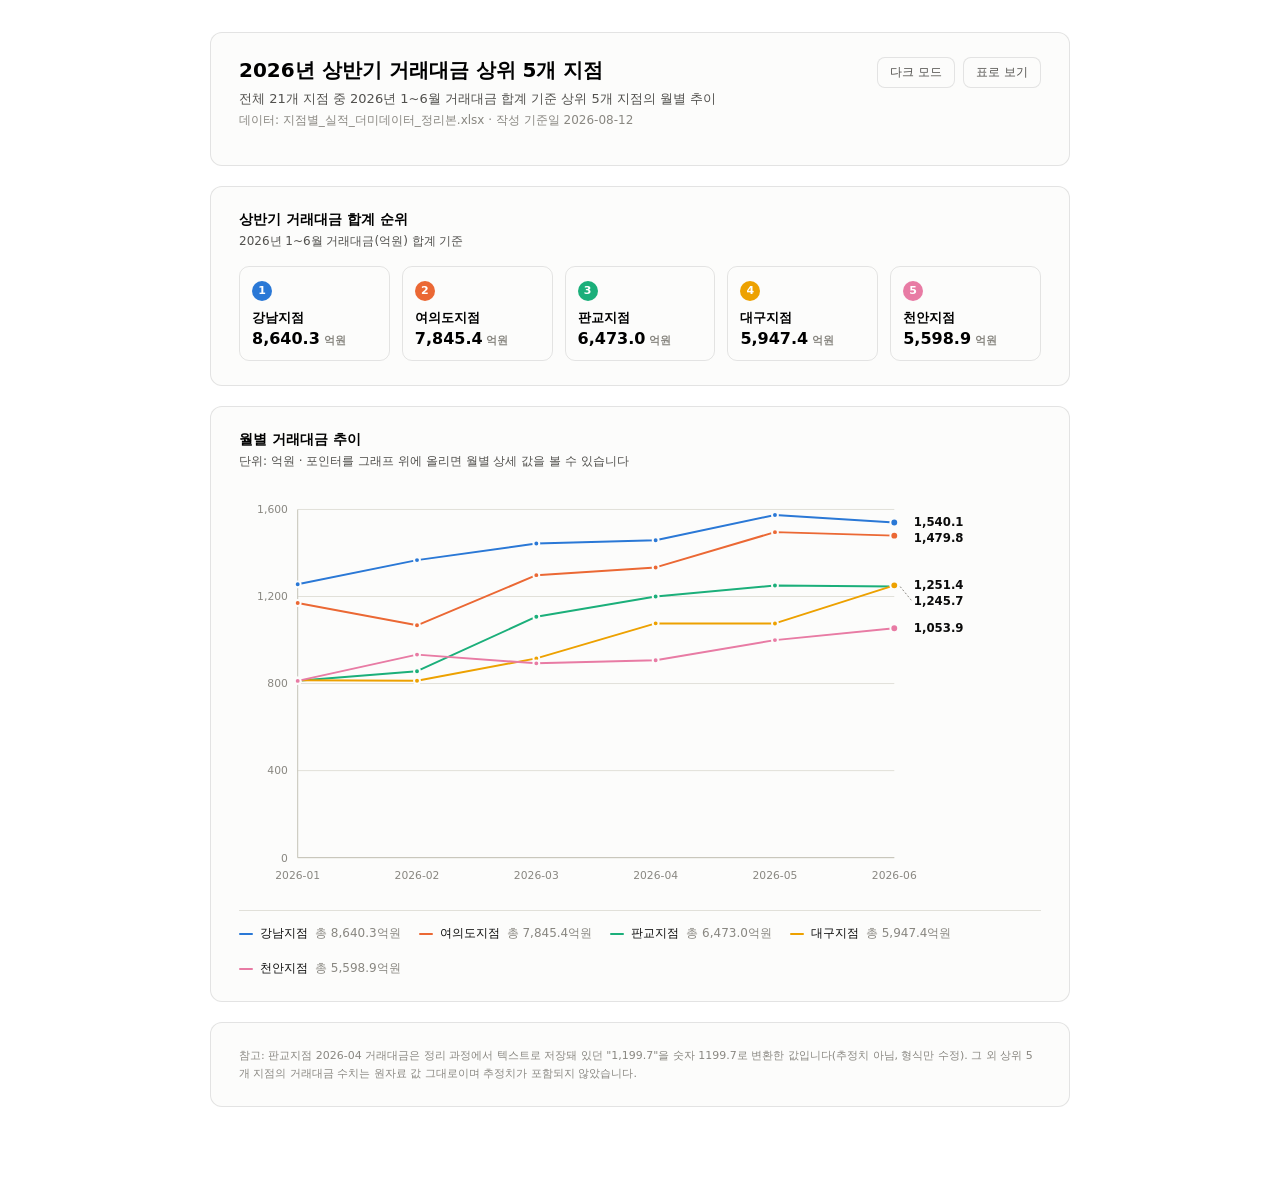
<file: 상반기_거래대금_상위5_리포트.html>
<!DOCTYPE html>
<html lang="ko">
<head>
<meta charset="UTF-8">
<title>2026년 상반기 거래대금 상위 5개 지점 리포트</title>
<style>
  .viz-root {
    color-scheme: light;
    --surface-1:      #fcfcfb;
    --page-plane:     #f9f9f7;
    --text-primary:   #0b0b0b;
    --text-secondary: #52514e;
    --text-muted:     #898781;
    --gridline:       #e1e0d9;
    --baseline:       #c3c2b7;
    --border:         rgba(11,11,11,0.10);
    --series-1: #2a78d6; /* 강남지점 */
    --series-2: #eb6834; /* 여의도지점 */
    --series-3: #1baf7a; /* 판교지점 */
    --series-4: #eda100; /* 대구지점 */
    --series-5: #e87ba4; /* 천안지점 */
  }
  @media (prefers-color-scheme: dark) {
    :root:where(:not([data-theme="light"])) .viz-root {
      color-scheme: dark;
      --surface-1:      #1a1a19;
      --page-plane:     #0d0d0d;
      --text-primary:   #ffffff;
      --text-secondary: #c3c2b7;
      --text-muted:     #898781;
      --gridline:       #2c2c2a;
      --baseline:       #383835;
      --border:         rgba(255,255,255,0.10);
      --series-1: #3987e5;
      --series-2: #d95926;
      --series-3: #199e70;
      --series-4: #c98500;
      --series-5: #d55181;
    }
  }
  :root[data-theme="dark"] .viz-root {
    color-scheme: dark;
    --surface-1:      #1a1a19;
    --page-plane:     #0d0d0d;
    --text-primary:   #ffffff;
    --text-secondary: #c3c2b7;
    --text-muted:     #898781;
    --gridline:       #2c2c2a;
    --baseline:       #383835;
    --border:         rgba(255,255,255,0.10);
    --series-1: #3987e5;
    --series-2: #d95926;
    --series-3: #199e70;
    --series-4: #c98500;
    --series-5: #d55181;
  }

  * { box-sizing: border-box; }
  body {
    margin: 0;
    font-family: system-ui, -apple-system, "Segoe UI", sans-serif;
    background: var(--page-plane);
    color: var(--text-primary);
  }
  .page { max-width: 900px; margin: 0 auto; padding: 32px 20px 60px; }
  .card {
    background: var(--surface-1);
    border: 1px solid var(--border);
    border-radius: 12px;
    padding: 24px 28px;
    margin-bottom: 20px;
  }
  header.card { display: flex; justify-content: space-between; align-items: flex-start; gap: 16px; }
  h1 { font-size: 20px; margin: 0 0 6px; }
  .subtitle { color: var(--text-secondary); font-size: 13px; margin: 0; }
  .meta { color: var(--text-muted); font-size: 12px; margin-top: 4px; }
  button.toggle {
    font-family: inherit; font-size: 12px; padding: 6px 12px;
    border-radius: 8px; border: 1px solid var(--border);
    background: var(--surface-1); color: var(--text-secondary); cursor: pointer;
  }
  button.toggle:hover { color: var(--text-primary); }
  .toolbar { display: flex; gap: 8px; flex-shrink: 0; }

  .rank-grid { display: grid; grid-template-columns: repeat(5, 1fr); gap: 12px; }
  .rank-item { border: 1px solid var(--border); border-radius: 10px; padding: 12px; }
  .rank-badge {
    display: inline-flex; align-items: center; justify-content: center;
    width: 20px; height: 20px; border-radius: 50%; font-size: 11px;
    font-weight: 600; color: #fff; margin-bottom: 8px;
  }
  .rank-name { font-size: 13px; font-weight: 600; margin: 0 0 2px; }
  .rank-value { font-size: 16px; font-weight: 600; font-variant-numeric: tabular-nums; margin: 0; }
  .rank-unit { font-size: 11px; color: var(--text-muted); }

  h2.section-title { font-size: 14px; margin: 0 0 4px; }
  .section-sub { font-size: 12px; color: var(--text-secondary); margin: 0 0 16px; }

  svg { display: block; width: 100%; height: auto; overflow: visible; }
  .gridline { stroke: var(--gridline); stroke-width: 1; }
  .baseline { stroke: var(--baseline); stroke-width: 1; }
  .axis-label { fill: var(--text-muted); font-size: 11px; font-variant-numeric: tabular-nums; }
  .line-mark { fill: none; stroke-width: 2; stroke-linecap: round; stroke-linejoin: round; }
  .end-marker { stroke: var(--surface-1); stroke-width: 2; }
  .leader { stroke: var(--text-muted); stroke-width: 1; stroke-dasharray: 2 2; }
  .value-label { font-size: 12px; font-weight: 600; fill: var(--text-primary); font-variant-numeric: tabular-nums; }

  .s1-fill { fill: var(--series-1); } .s1-stroke { stroke: var(--series-1); } .bg-s1 { background: var(--series-1); }
  .s2-fill { fill: var(--series-2); } .s2-stroke { stroke: var(--series-2); } .bg-s2 { background: var(--series-2); }
  .s3-fill { fill: var(--series-3); } .s3-stroke { stroke: var(--series-3); } .bg-s3 { background: var(--series-3); }
  .s4-fill { fill: var(--series-4); } .s4-stroke { stroke: var(--series-4); } .bg-s4 { background: var(--series-4); }
  .s5-fill { fill: var(--series-5); } .s5-stroke { stroke: var(--series-5); } .bg-s5 { background: var(--series-5); }

  .legend { display: flex; flex-wrap: wrap; gap: 18px; margin-top: 14px; padding-top: 14px; border-top: 1px solid var(--gridline); }
  .legend-item { display: flex; align-items: center; gap: 7px; font-size: 12px; color: var(--text-secondary); }
  .legend-key { width: 14px; height: 2px; border-radius: 1px; flex-shrink: 0; }
  .legend-name { color: var(--text-primary); font-weight: 500; }
  .legend-total { color: var(--text-muted); font-variant-numeric: tabular-nums; }

  .chart-wrap { position: relative; }
  .hit-layer { fill: transparent; cursor: crosshair; }
  .crosshair { stroke: var(--baseline); stroke-width: 1; pointer-events: none; opacity: 0; }
  .hover-dot { pointer-events: none; opacity: 0; }
  .tooltip {
    position: absolute; pointer-events: none; opacity: 0; transition: opacity 0.08s;
    background: var(--surface-1); border: 1px solid var(--border); border-radius: 8px;
    padding: 10px 12px; font-size: 12px; box-shadow: 0 4px 16px rgba(0,0,0,0.12);
    min-width: 150px; z-index: 5;
  }
  .tooltip-month { color: var(--text-muted); font-size: 11px; margin-bottom: 6px; }
  .tooltip-row { display: flex; align-items: center; gap: 6px; justify-content: space-between; padding: 2px 0; }
  .tooltip-key { display: flex; align-items: center; gap: 6px; color: var(--text-secondary); }
  .tooltip-stroke { width: 10px; height: 2px; border-radius: 1px; flex-shrink: 0; }
  .tooltip-value { font-weight: 600; color: var(--text-primary); font-variant-numeric: tabular-nums; }

  table.data-table { width: 100%; border-collapse: collapse; font-size: 12px; margin-top: 8px; }
  table.data-table th, table.data-table td { padding: 8px 10px; text-align: right; border-bottom: 1px solid var(--gridline); font-variant-numeric: tabular-nums; }
  table.data-table th:first-child, table.data-table td:first-child { text-align: left; font-variant-numeric: initial; }
  table.data-table th { color: var(--text-muted); font-weight: 500; font-size: 11px; }
  table.data-table td.name-cell { display: flex; align-items: center; gap: 7px; font-weight: 500; color: var(--text-primary); }
  table.data-table tfoot td { font-weight: 600; color: var(--text-primary); border-bottom: none; border-top: 1px solid var(--baseline); }
  .table-swatch { width: 10px; height: 10px; border-radius: 50%; flex-shrink: 0; }
  .hidden { display: none; }

  footer.note { font-size: 11px; color: var(--text-muted); line-height: 1.6; }
</style>
</head>
<body>
<div class="viz-root page">

  <header class="card">
    <div>
      <h1>2026년 상반기 거래대금 상위 5개 지점</h1>
      <p class="subtitle">전체 21개 지점 중 2026년 1~6월 거래대금 합계 기준 상위 5개 지점의 월별 추이</p>
      <p class="meta">데이터: 지점별_실적_더미데이터_정리본.xlsx · 작성 기준일 2026-08-12</p>
    </div>
    <div class="toolbar">
      <button class="toggle" id="theme-toggle">다크 모드</button>
      <button class="toggle" id="table-toggle">표로 보기</button>
    </div>
  </header>

  <section class="card">
    <h2 class="section-title">상반기 거래대금 합계 순위</h2>
    <p class="section-sub">2026년 1~6월 거래대금(억원) 합계 기준</p>
    <div class="rank-grid" id="rank-grid"></div>
  </section>

  <section class="card">
    <h2 class="section-title">월별 거래대금 추이</h2>
    <p class="section-sub">단위: 억원 · 포인터를 그래프 위에 올리면 월별 상세 값을 볼 수 있습니다</p>
    <div class="chart-wrap" id="chart-wrap">
      <svg id="chart" viewBox="0 0 820 420" preserveAspectRatio="xMidYMid meet"></svg>
      <div class="tooltip" id="tooltip"></div>
    </div>
    <div class="legend" id="legend"></div>
  </section>

  <section class="card hidden" id="table-section">
    <h2 class="section-title">월별 원자료</h2>
    <p class="section-sub">단위: 억원</p>
    <table class="data-table" id="data-table"></table>
  </section>

  <footer class="note card">
    참고: 판교지점 2026-04 거래대금은 정리 과정에서 텍스트로 저장돼 있던 "1,199.7"을 숫자 1199.7로 변환한 값입니다(추정치 아님, 형식만 수정). 그 외 상위 5개 지점의 거래대금 수치는 원자료 값 그대로이며 추정치가 포함되지 않았습니다.
  </footer>

</div>

<script>
(function () {
  var months = ["1월","2월","3월","4월","5월","6월"];
  var series = [
    { key:"s1", name:"강남지점",  values:[1256.1,1367.3,1443.4,1458.7,1574.7,1540.1], total:8640.3 },
    { key:"s2", name:"여의도지점", values:[1170.3,1067.7,1298.1,1333.7,1495.8,1479.8], total:7845.4 },
    { key:"s3", name:"판교지점",  values:[812.8,856.7,1107.2,1199.7,1250.9,1245.7],  total:6473.0 },
    { key:"s4", name:"대구지점",  values:[814.8,812.6,915.7,1076.6,1076.3,1251.4],   total:5947.4 },
    { key:"s5", name:"천안지점",  values:[812.2,933,892.9,907.2,999.7,1053.9],       total:5598.9 }
  ];

  // ---------- 순위 카드 ----------
  var rankGrid = document.getElementById("rank-grid");
  series.forEach(function (s, i) {
    var item = document.createElement("div");
    item.className = "rank-item";
    var badge = document.createElement("div");
    badge.className = "rank-badge bg-" + s.key;
    badge.textContent = String(i + 1);
    var name = document.createElement("p");
    name.className = "rank-name";
    name.textContent = s.name;
    var val = document.createElement("p");
    val.className = "rank-value";
    val.textContent = s.total.toLocaleString("ko-KR", {minimumFractionDigits:1, maximumFractionDigits:1});
    var unit = document.createElement("span");
    unit.className = "rank-unit";
    unit.textContent = " 억원";
    val.appendChild(unit);
    item.appendChild(badge); item.appendChild(name); item.appendChild(val);
    rankGrid.appendChild(item);
  });

  // ---------- 차트 좌표 ----------
  var W = 820, H = 420, ML = 60, MR = 150, MT = 24, MB = 40;
  var plotW = W - ML - MR, plotH = H - MT - MB;
  var yMax = 1600, yTicks = [0, 400, 800, 1200, 1600];
  function xPos(i) { return ML + (i / (months.length - 1)) * plotW; }
  function yPos(v) { return MT + plotH - (v / yMax) * plotH; }

  var svg = document.getElementById("chart");
  var NS = "http://www.w3.org/2000/svg";
  function el(tag, attrs) {
    var e = document.createElementNS(NS, tag);
    for (var k in attrs) e.setAttribute(k, attrs[k]);
    return e;
  }

  // 그리드라인 + y축 라벨
  yTicks.forEach(function (t) {
    var y = yPos(t);
    svg.appendChild(el("line", { x1: ML, x2: ML + plotW, y1: y, y2: y, class: "gridline" }));
    var label = el("text", { x: ML - 10, y: y + 4, class: "axis-label", "text-anchor": "end" });
    label.textContent = t.toLocaleString("ko-KR");
    svg.appendChild(label);
  });
  svg.appendChild(el("line", { x1: ML, x2: ML, y1: MT, y2: MT + plotH, class: "baseline" }));
  svg.appendChild(el("line", { x1: ML, x2: ML + plotW, y1: MT + plotH, y2: MT + plotH, class: "baseline" }));

  // x축 라벨
  months.forEach(function (m, i) {
    var label = el("text", { x: xPos(i), y: MT + plotH + 22, class: "axis-label", "text-anchor": "middle" });
    label.textContent = "2026-" + String(i + 1).padStart(2, "0");
    svg.appendChild(label);
  });

  // 선 + 데이터 포인트
  series.forEach(function (s) {
    var d = s.values.map(function (v, i) { return (i === 0 ? "M" : "L") + xPos(i) + "," + yPos(v); }).join(" ");
    svg.appendChild(el("path", { d: d, class: "line-mark " + s.key + "-stroke" }));
    s.values.forEach(function (v, i) {
      svg.appendChild(el("circle", { cx: xPos(i), cy: yPos(v), r: i === s.values.length - 1 ? 4 : 3, class: s.key + "-fill end-marker" }));
    });
  });

  // 끝점 라벨(값) - 충돌 방지: 최소 16px 간격 확보 후 필요한 경우 리더선
  var endX = xPos(months.length - 1);
  var ends = series.map(function (s) {
    var v = s.values[s.values.length - 1];
    return { key: s.key, v: v, y: yPos(v) };
  }).sort(function (a, b) { return a.y - b.y; });

  var minGap = 16;
  for (var i = 1; i < ends.length; i++) {
    if (ends[i].y - ends[i - 1].y < minGap) ends[i].y = ends[i - 1].y + minGap;
  }

  ends.forEach(function (e) {
    var actualY = yPos(e.v);
    if (Math.abs(e.y - actualY) > 4) {
      svg.appendChild(el("line", { x1: endX + 6, x2: endX + 18, y1: actualY, y2: e.y, class: "leader" }));
    }
    var t = el("text", { x: endX + 20, y: e.y + 4, class: "value-label" });
    t.textContent = e.v.toLocaleString("ko-KR", { minimumFractionDigits: 1, maximumFractionDigits: 1 });
    svg.appendChild(t);
  });

  // ---------- 호버 크로스헤어 + 툴팁 ----------
  var crosshair = el("line", { class: "crosshair", y1: MT, y2: MT + plotH });
  svg.appendChild(crosshair);
  var hoverDots = series.map(function (s) {
    var c = el("circle", { r: 5, class: "hover-dot " + s.key + "-fill end-marker" });
    svg.appendChild(c);
    return c;
  });
  var hit = el("rect", { x: ML, y: MT, width: plotW, height: plotH, class: "hit-layer" });
  svg.appendChild(hit);

  var tooltip = document.getElementById("tooltip");
  var wrap = document.getElementById("chart-wrap");

  function showAt(i, clientX, clientY) {
    var x = xPos(i);
    crosshair.setAttribute("x1", x); crosshair.setAttribute("x2", x);
    crosshair.style.opacity = 1;
    hoverDots.forEach(function (dot, idx) {
      dot.setAttribute("cx", x);
      dot.setAttribute("cy", yPos(series[idx].values[i]));
      dot.style.opacity = 1;
    });

    tooltip.innerHTML = "";
    var monthLabel = document.createElement("div");
    monthLabel.className = "tooltip-month";
    monthLabel.textContent = "2026-" + String(i + 1).padStart(2, "0");
    tooltip.appendChild(monthLabel);

    series.slice().sort(function (a, b) { return b.values[i] - a.values[i]; }).forEach(function (s) {
      var row = document.createElement("div");
      row.className = "tooltip-row";
      var keyWrap = document.createElement("div");
      keyWrap.className = "tooltip-key";
      var stroke = document.createElement("span");
      stroke.className = "tooltip-stroke bg-" + s.key;
      var nameSpan = document.createElement("span");
      nameSpan.textContent = s.name;
      keyWrap.appendChild(stroke); keyWrap.appendChild(nameSpan);
      var valSpan = document.createElement("span");
      valSpan.className = "tooltip-value";
      valSpan.textContent = s.values[i].toLocaleString("ko-KR", { minimumFractionDigits: 1, maximumFractionDigits: 1 });
      row.appendChild(keyWrap); row.appendChild(valSpan);
      tooltip.appendChild(row);
    });

    var wrapRect = wrap.getBoundingClientRect();
    var left = clientX - wrapRect.left + 14;
    var top = clientY - wrapRect.top - 20;
    if (left + 170 > wrapRect.width) left = clientX - wrapRect.left - 184;
    tooltip.style.left = left + "px";
    tooltip.style.top = top + "px";
    tooltip.style.opacity = 1;
  }

  function hideTooltip() {
    crosshair.style.opacity = 0;
    hoverDots.forEach(function (d) { d.style.opacity = 0; });
    tooltip.style.opacity = 0;
  }

  function handleMove(evt) {
    var svgRect = svg.getBoundingClientRect();
    var scale = W / svgRect.width;
    var localX = (evt.clientX - svgRect.left) * scale;
    var i = Math.round(((localX - ML) / plotW) * (months.length - 1));
    i = Math.max(0, Math.min(months.length - 1, i));
    showAt(i, evt.clientX, evt.clientY);
  }

  hit.addEventListener("pointermove", handleMove);
  hit.addEventListener("pointerleave", hideTooltip);

  // ---------- 범례 ----------
  var legend = document.getElementById("legend");
  series.forEach(function (s) {
    var item = document.createElement("div");
    item.className = "legend-item";
    var key = document.createElement("span");
    key.className = "legend-key bg-" + s.key;
    var name = document.createElement("span");
    name.className = "legend-name";
    name.textContent = s.name;
    var total = document.createElement("span");
    total.className = "legend-total";
    total.textContent = "총 " + s.total.toLocaleString("ko-KR", { minimumFractionDigits: 1, maximumFractionDigits: 1 }) + "억원";
    item.appendChild(key); item.appendChild(name); item.appendChild(total);
    legend.appendChild(item);
  });

  // ---------- 표 뷰 ----------
  var table = document.getElementById("data-table");
  var thead = document.createElement("thead");
  var headRow = document.createElement("tr");
  ["지점명"].concat(months.map(function (m, i) { return "2026-" + String(i + 1).padStart(2, "0"); })).concat(["상반기 합계"]).forEach(function (h) {
    var th = document.createElement("th");
    th.textContent = h;
    headRow.appendChild(th);
  });
  thead.appendChild(headRow);
  table.appendChild(thead);

  var tbody = document.createElement("tbody");
  series.forEach(function (s) {
    var tr = document.createElement("tr");
    var nameTd = document.createElement("td");
    nameTd.className = "name-cell";
    var sw = document.createElement("span");
    sw.className = "table-swatch bg-" + s.key;
    var nameSpan = document.createElement("span");
    nameSpan.textContent = s.name;
    nameTd.appendChild(sw); nameTd.appendChild(nameSpan);
    tr.appendChild(nameTd);
    s.values.forEach(function (v) {
      var td = document.createElement("td");
      td.textContent = v.toLocaleString("ko-KR", { minimumFractionDigits: 1, maximumFractionDigits: 1 });
      tr.appendChild(td);
    });
    var totalTd = document.createElement("td");
    totalTd.textContent = s.total.toLocaleString("ko-KR", { minimumFractionDigits: 1, maximumFractionDigits: 1 });
    tr.appendChild(totalTd);
    tbody.appendChild(tr);
  });
  table.appendChild(tbody);

  // ---------- 토글 버튼 ----------
  document.getElementById("table-toggle").addEventListener("click", function () {
    var section = document.getElementById("table-section");
    var isHidden = section.classList.contains("hidden");
    section.classList.toggle("hidden");
    this.textContent = isHidden ? "차트로 보기" : "표로 보기";
  });

  document.getElementById("theme-toggle").addEventListener("click", function () {
    var root = document.documentElement;
    var current = root.getAttribute("data-theme");
    var next = current === "dark" ? "light" : "dark";
    root.setAttribute("data-theme", next);
    this.textContent = next === "dark" ? "라이트 모드" : "다크 모드";
  });
})();
</script>
</body>
</html>
</file>
